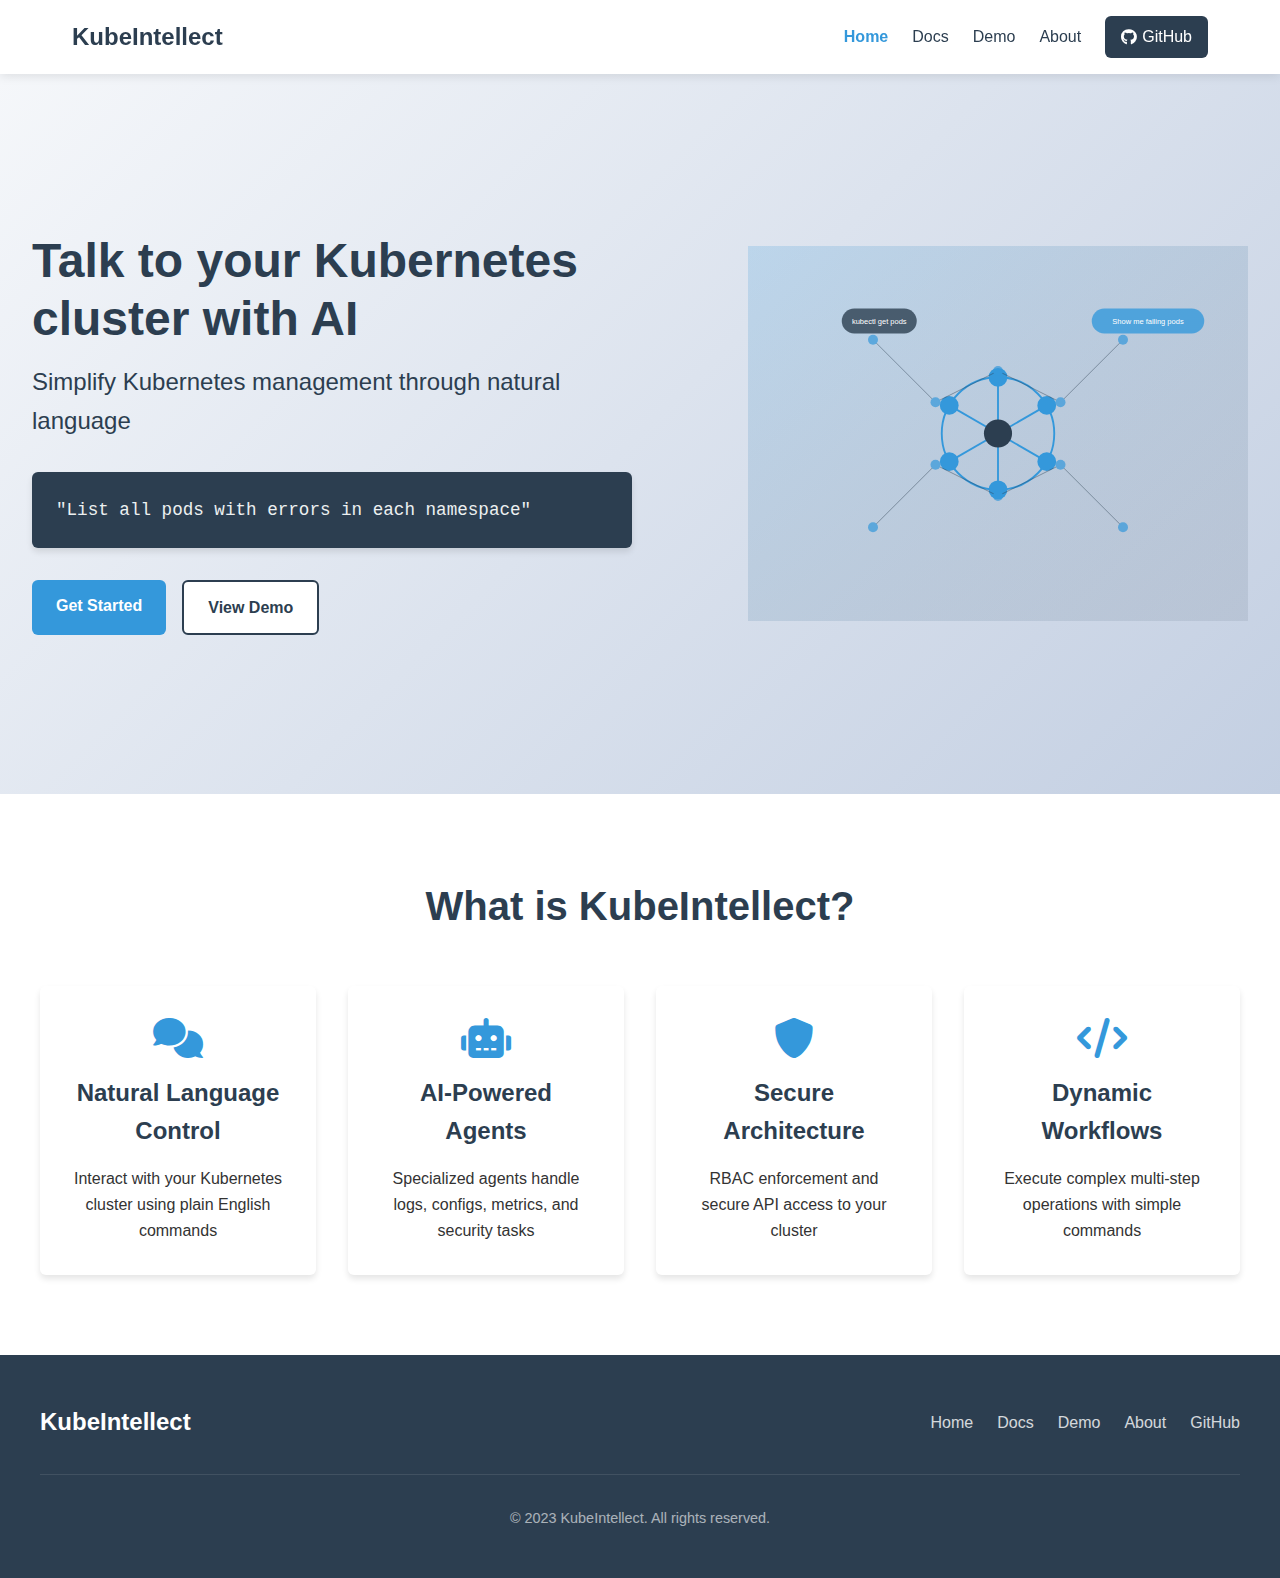
<file: index.html>
<!DOCTYPE html>
<html lang="en">
<head>
    <meta charset="UTF-8">
    <meta name="viewport" content="width=device-width, initial-scale=1.0">
    <title>KubeIntellect - Talk to your Kubernetes cluster with AI</title>
    <link rel="stylesheet" href="css/styles.css">
    <link rel="stylesheet" href="https://cdnjs.cloudflare.com/ajax/libs/font-awesome/6.0.0/css/all.min.css">
</head>
<body>
    <header>
        <nav>
            <div class="logo">
                <a href="index.html">KubeIntellect</a>
            </div>
            <ul class="nav-links">
                <li><a href="index.html" class="active">Home</a></li>
                <li><a href="docs.html">Docs</a></li>
                <li><a href="demo.html">Demo</a></li>
                <li><a href="about.html">About</a></li>
                <li><a href="https://github.com/kubeintellect/kubeintellect" target="_blank" class="github-link">
                    <i class="fab fa-github"></i> GitHub
                </a></li>
            </ul>
        </nav>
    </header>

    <main>
        <section class="hero">
            <div class="hero-content">
                <h1>Talk to your Kubernetes cluster with AI</h1>
                <p class="subtitle">Simplify Kubernetes management through natural language</p>
                <div class="example-query">
                    <code>"List all pods with errors in each namespace"</code>
                </div>
                <div class="cta-buttons">
                    <a href="docs.html" class="btn primary">Get Started</a>
                    <a href="demo.html" class="btn secondary">View Demo</a>
                </div>
            </div>
            <div class="hero-image">
                <img src="images/hero-bg.svg" alt="KubeIntellect Illustration">
            </div>
        </section>

        <section class="features-overview">
            <h2>What is KubeIntellect?</h2>
            <div class="features-grid">
                <div class="feature-card">
                    <i class="fas fa-comments"></i>
                    <h3>Natural Language Control</h3>
                    <p>Interact with your Kubernetes cluster using plain English commands</p>
                </div>
                <div class="feature-card">
                    <i class="fas fa-robot"></i>
                    <h3>AI-Powered Agents</h3>
                    <p>Specialized agents handle logs, configs, metrics, and security tasks</p>
                </div>
                <div class="feature-card">
                    <i class="fas fa-shield-alt"></i>
                    <h3>Secure Architecture</h3>
                    <p>RBAC enforcement and secure API access to your cluster</p>
                </div>
                <div class="feature-card">
                    <i class="fas fa-code"></i>
                    <h3>Dynamic Workflows</h3>
                    <p>Execute complex multi-step operations with simple commands</p>
                </div>
            </div>
        </section>
    </main>

    <footer>
        <div class="footer-content">
            <div class="footer-logo">KubeIntellect</div>
            <div class="footer-links">
                <a href="index.html">Home</a>
                <a href="docs.html">Docs</a>
                <a href="demo.html">Demo</a>
                <a href="about.html">About</a>
                <a href="https://github.com/kubeintellect/kubeintellect">GitHub</a>
            </div>
        </div>
        <div class="copyright">
            &copy; 2023 KubeIntellect. All rights reserved.
        </div>
    </footer>

    <script src="js/main.js"></script>
</body>
</html>
</file>
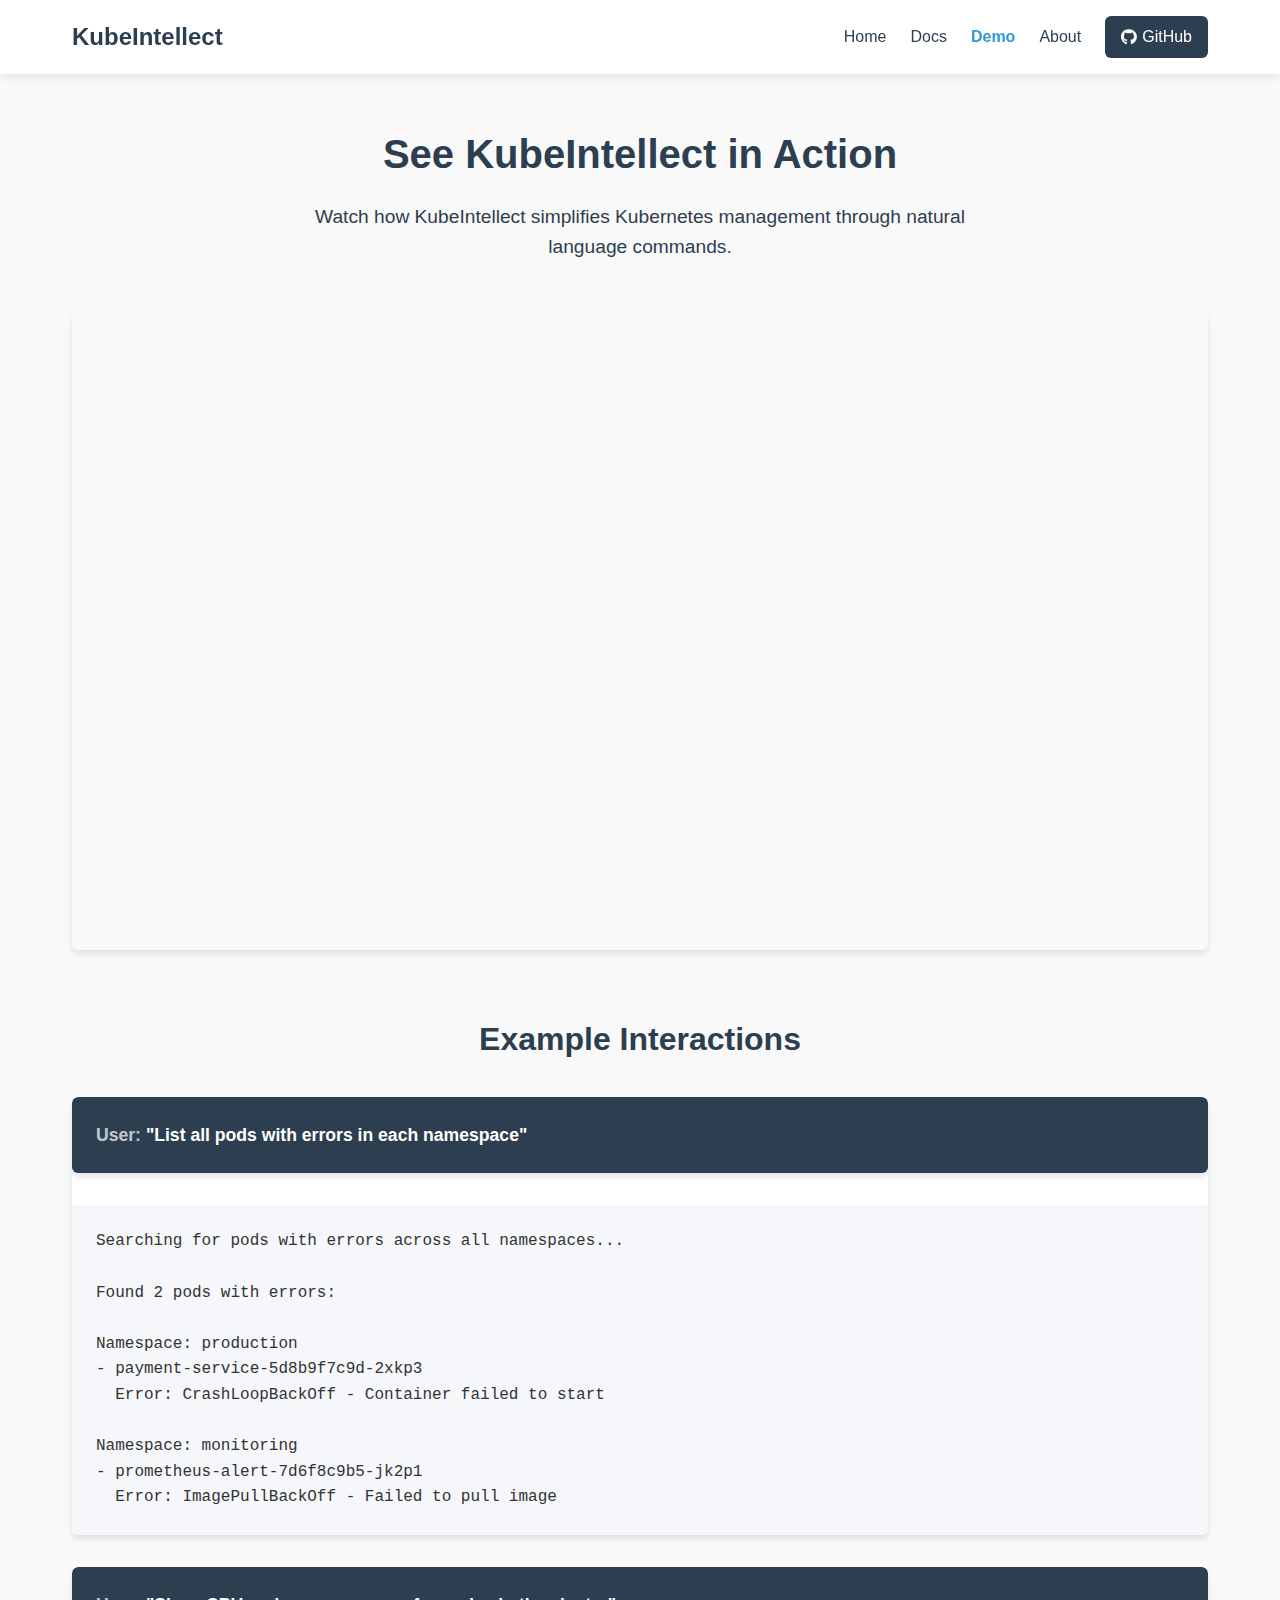
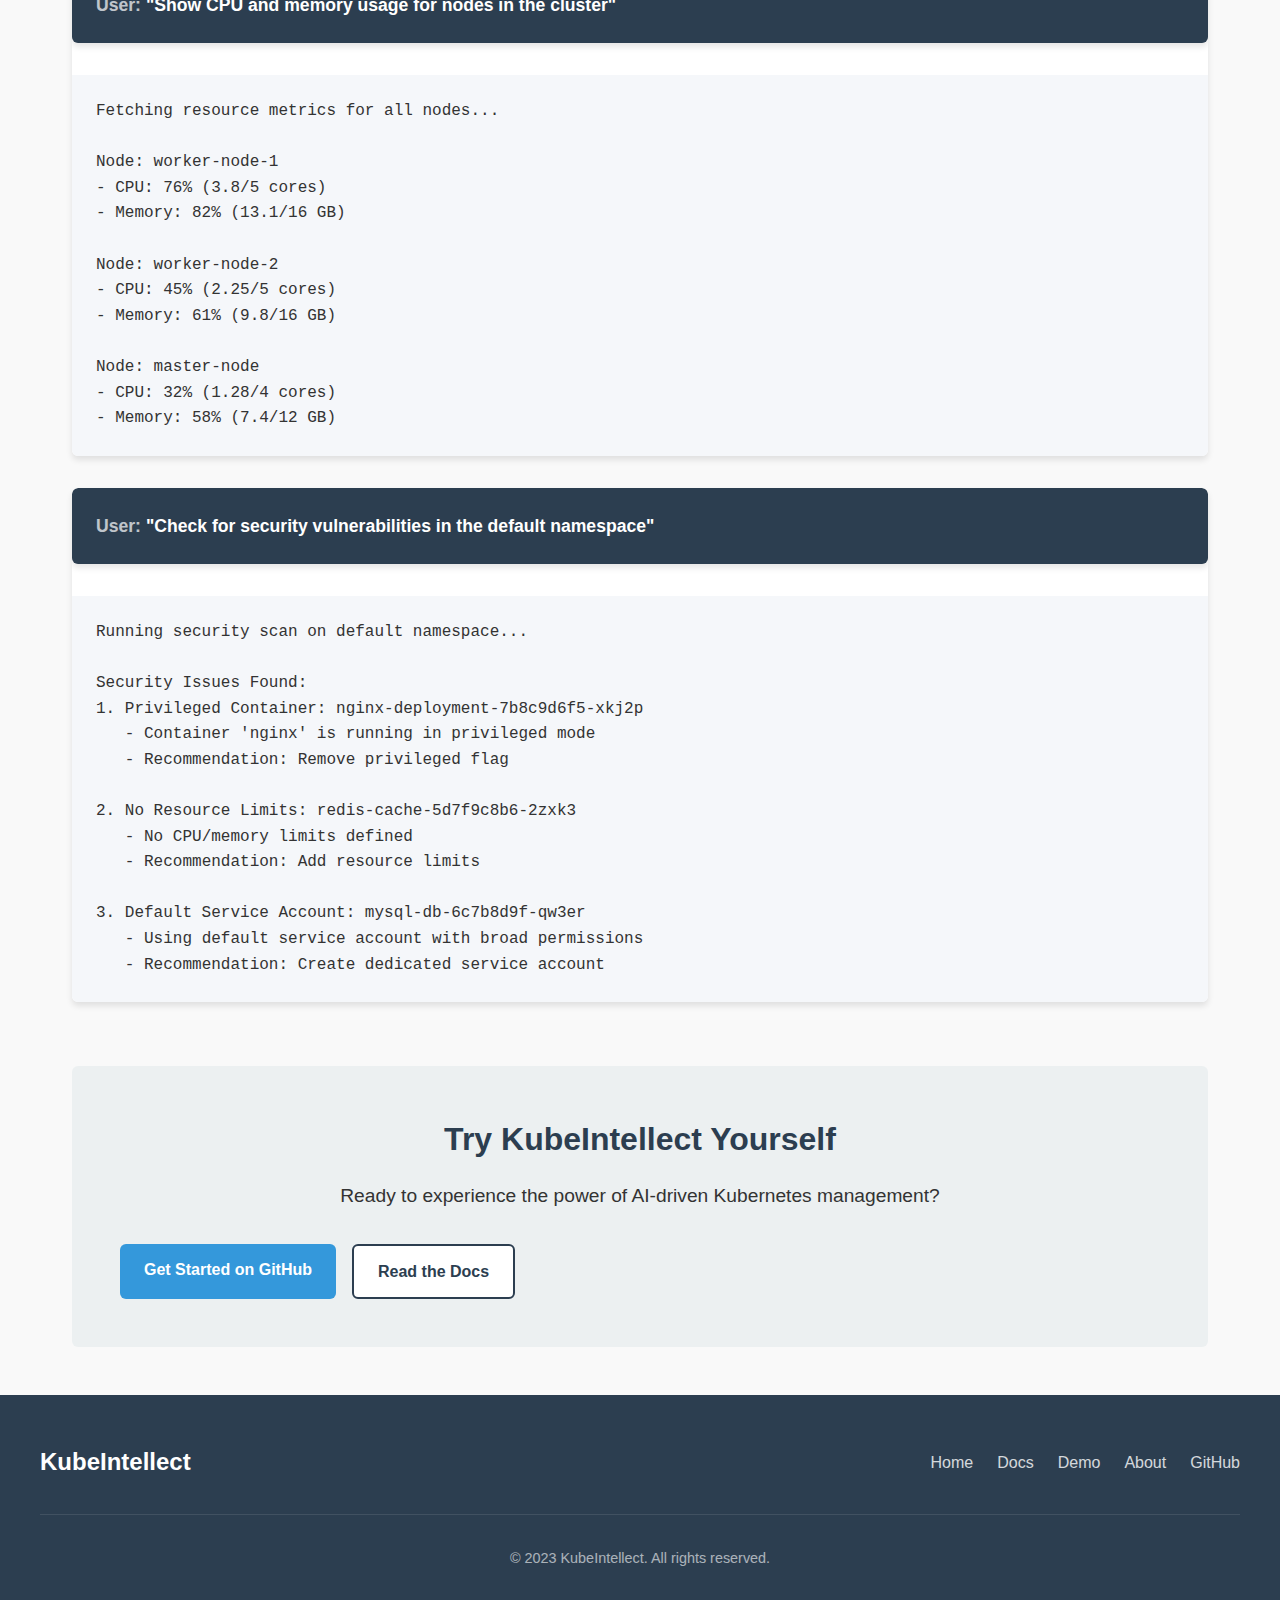
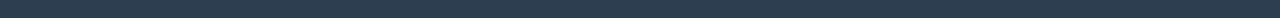
<file: demo.html>
<!DOCTYPE html>
<html lang="en">
<head>
    <meta charset="UTF-8">
    <meta name="viewport" content="width=device-width, initial-scale=1.0">
    <title>Demo - KubeIntellect</title>
    <link rel="stylesheet" href="css/styles.css">
    <link rel="stylesheet" href="https://cdnjs.cloudflare.com/ajax/libs/font-awesome/6.0.0/css/all.min.css">
</head>
<body>
    <header>
        <nav>
            <div class="logo">
                <a href="index.html">KubeIntellect</a>
            </div>
            <ul class="nav-links">
                <li><a href="index.html">Home</a></li>
                <li><a href="docs.html">Docs</a></li>
                <li><a href="demo.html" class="active">Demo</a></li>
                <li><a href="about.html">About</a></li>
                <li><a href="https://github.com/kubeintellect/kubeintellect" target="_blank" class="github-link">
                    <i class="fab fa-github"></i> GitHub
                </a></li>
            </ul>
        </nav>
    </header>

    <main class="demo-container">
        <section class="demo-intro">
            <h1>See KubeIntellect in Action</h1>
            <p>Watch how KubeIntellect simplifies Kubernetes management through natural language commands.</p>
        </section>

        <section class="demo-video">
            <div class="video-container">
                <iframe src="https://www.youtube.com/embed/your-video-id" title="KubeIntellect Demo" frameborder="0" allow="accelerometer; autoplay; clipboard-write; encrypted-media; gyroscope; picture-in-picture" allowfullscreen></iframe>
            </div>
        </section>

        <section class="demo-examples">
            <h2>Example Interactions</h2>
            
            <div class="example-card">
                <div class="example-query">
                    <p class="user-query">"List all pods with errors in each namespace"</p>
                </div>
                <div class="example-response">
                    <pre><code>Searching for pods with errors across all namespaces...

Found 2 pods with errors:

Namespace: production
- payment-service-5d8b9f7c9d-2xkp3
  Error: CrashLoopBackOff - Container failed to start

Namespace: monitoring
- prometheus-alert-7d6f8c9b5-jk2p1
  Error: ImagePullBackOff - Failed to pull image</code></pre>
                </div>
            </div>
            
            <div class="example-card">
                <div class="example-query">
                    <p class="user-query">"Show CPU and memory usage for nodes in the cluster"</p>
                </div>
                <div class="example-response">
                    <pre><code>Fetching resource metrics for all nodes...

Node: worker-node-1
- CPU: 76% (3.8/5 cores)
- Memory: 82% (13.1/16 GB)

Node: worker-node-2
- CPU: 45% (2.25/5 cores)
- Memory: 61% (9.8/16 GB)

Node: master-node
- CPU: 32% (1.28/4 cores)
- Memory: 58% (7.4/12 GB)</code></pre>
                </div>
            </div>
            
            <div class="example-card">
                <div class="example-query">
                    <p class="user-query">"Check for security vulnerabilities in the default namespace"</p>
                </div>
                <div class="example-response">
                    <pre><code>Running security scan on default namespace...

Security Issues Found:
1. Privileged Container: nginx-deployment-7b8c9d6f5-xkj2p
   - Container 'nginx' is running in privileged mode
   - Recommendation: Remove privileged flag

2. No Resource Limits: redis-cache-5d7f9c8b6-2zxk3
   - No CPU/memory limits defined
   - Recommendation: Add resource limits

3. Default Service Account: mysql-db-6c7b8d9f-qw3er
   - Using default service account with broad permissions
   - Recommendation: Create dedicated service account</code></pre>
                </div>
            </div>
        </section>

        <section class="live-demo-cta">
            <h2>Try KubeIntellect Yourself</h2>
            <p>Ready to experience the power of AI-driven Kubernetes management?</p>
            <div class="cta-buttons">
                <a href="https://github.com/kubeintellect/kubeintellect" class="btn primary">Get Started on GitHub</a>
                <a href="docs.html" class="btn secondary">Read the Docs</a>
            </div>
        </section>
    </main>

    <footer>
        <div class="footer-content">
            <div class="footer-logo">KubeIntellect</div>
            <div class="footer-links">
                <a href="index.html">Home</a>
                <a href="docs.html">Docs</a>
                <a href="demo.html">Demo</a>
                <a href="about.html">About</a>
                <a href="https://github.com/kubeintellect/kubeintellect">GitHub</a>
            </div>
        </div>
        <div class="copyright">
            &copy; 2023 KubeIntellect. All rights reserved.
        </div>
    </footer>

    <script src="js/main.js"></script>
</body>
</html>
</file>
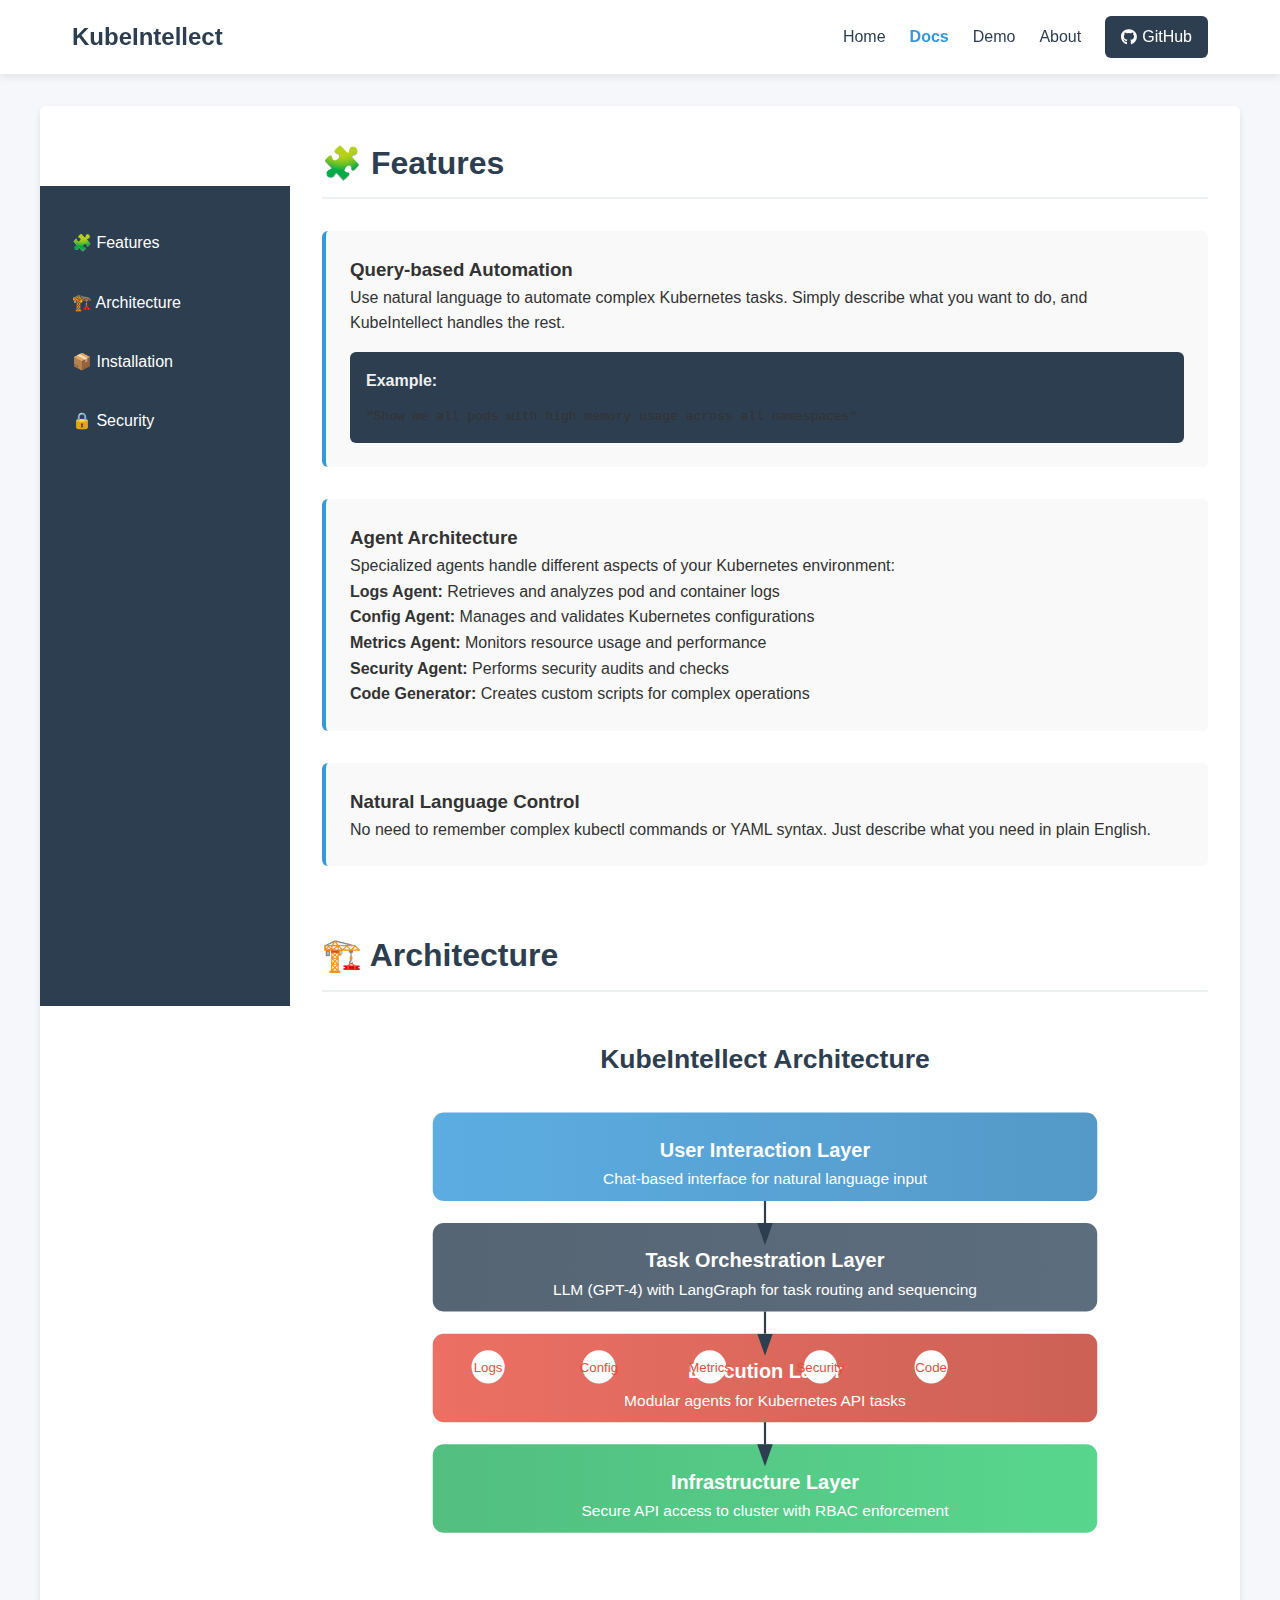
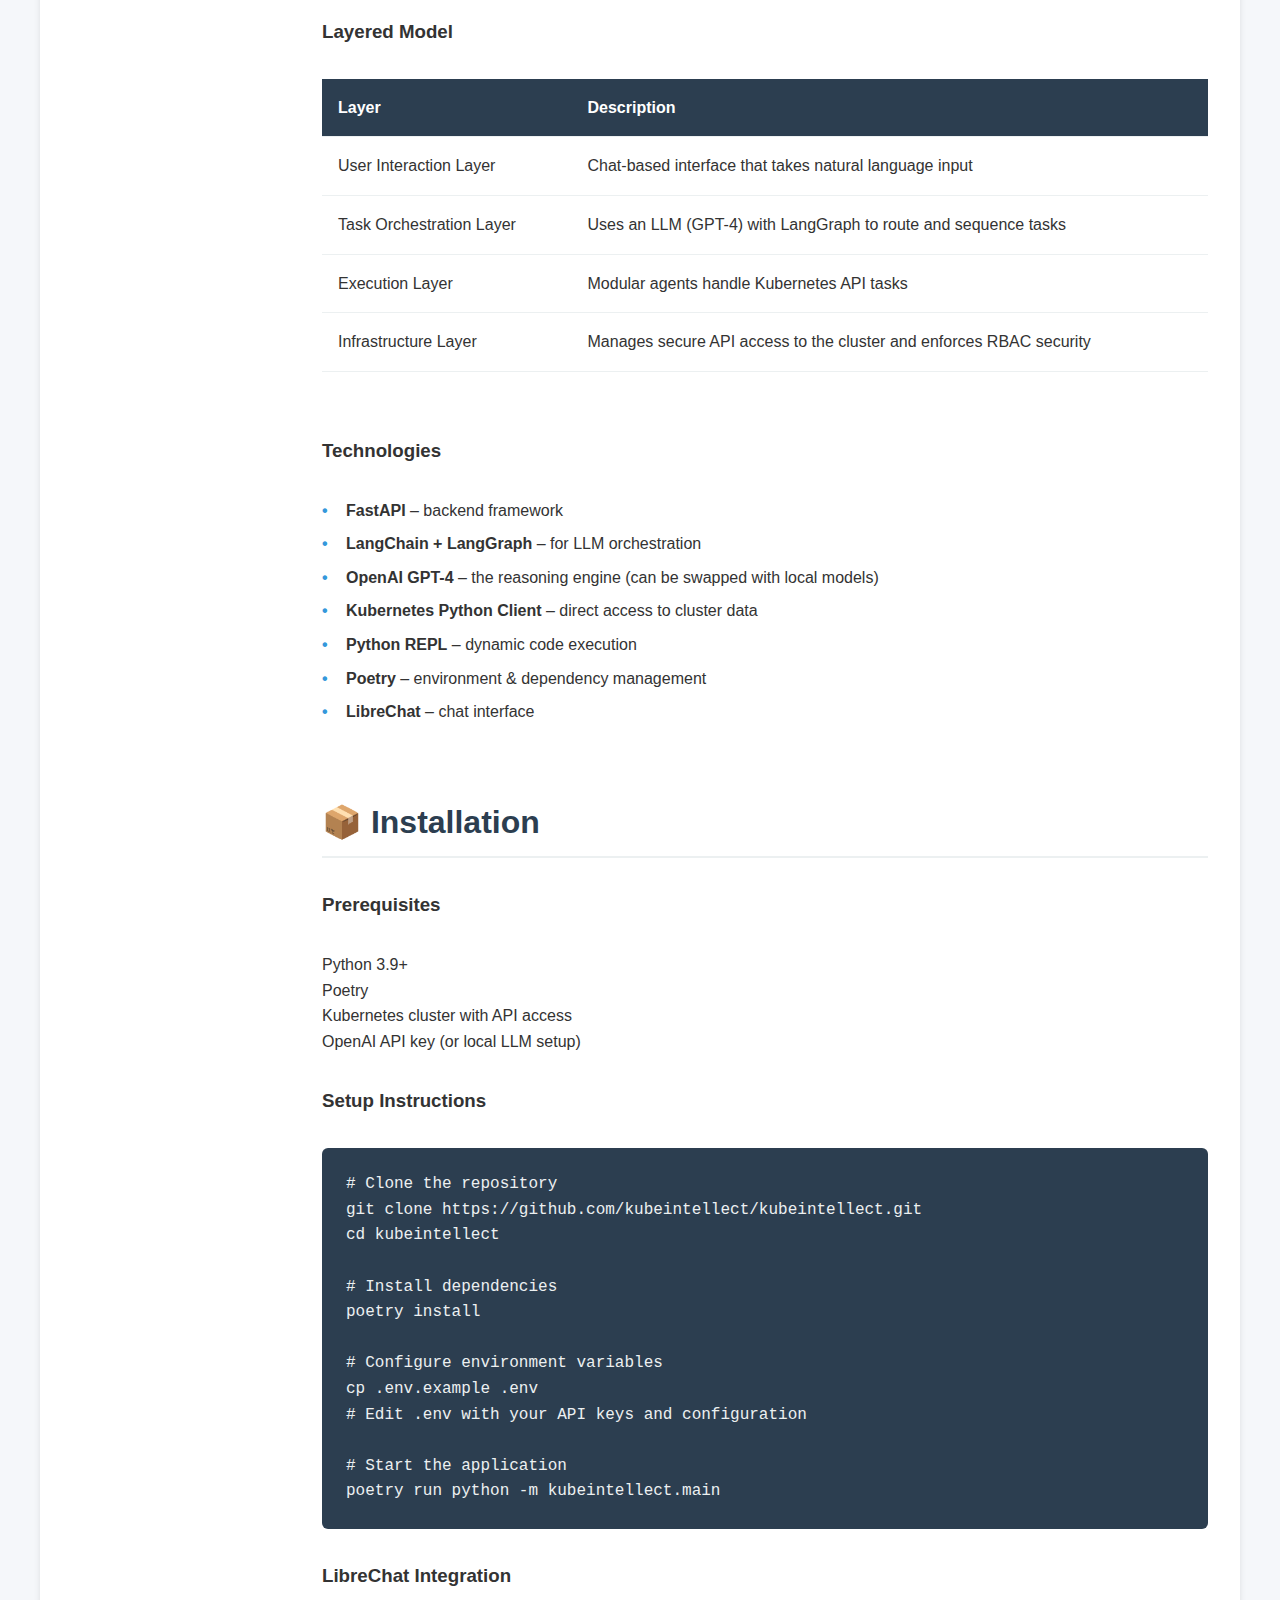
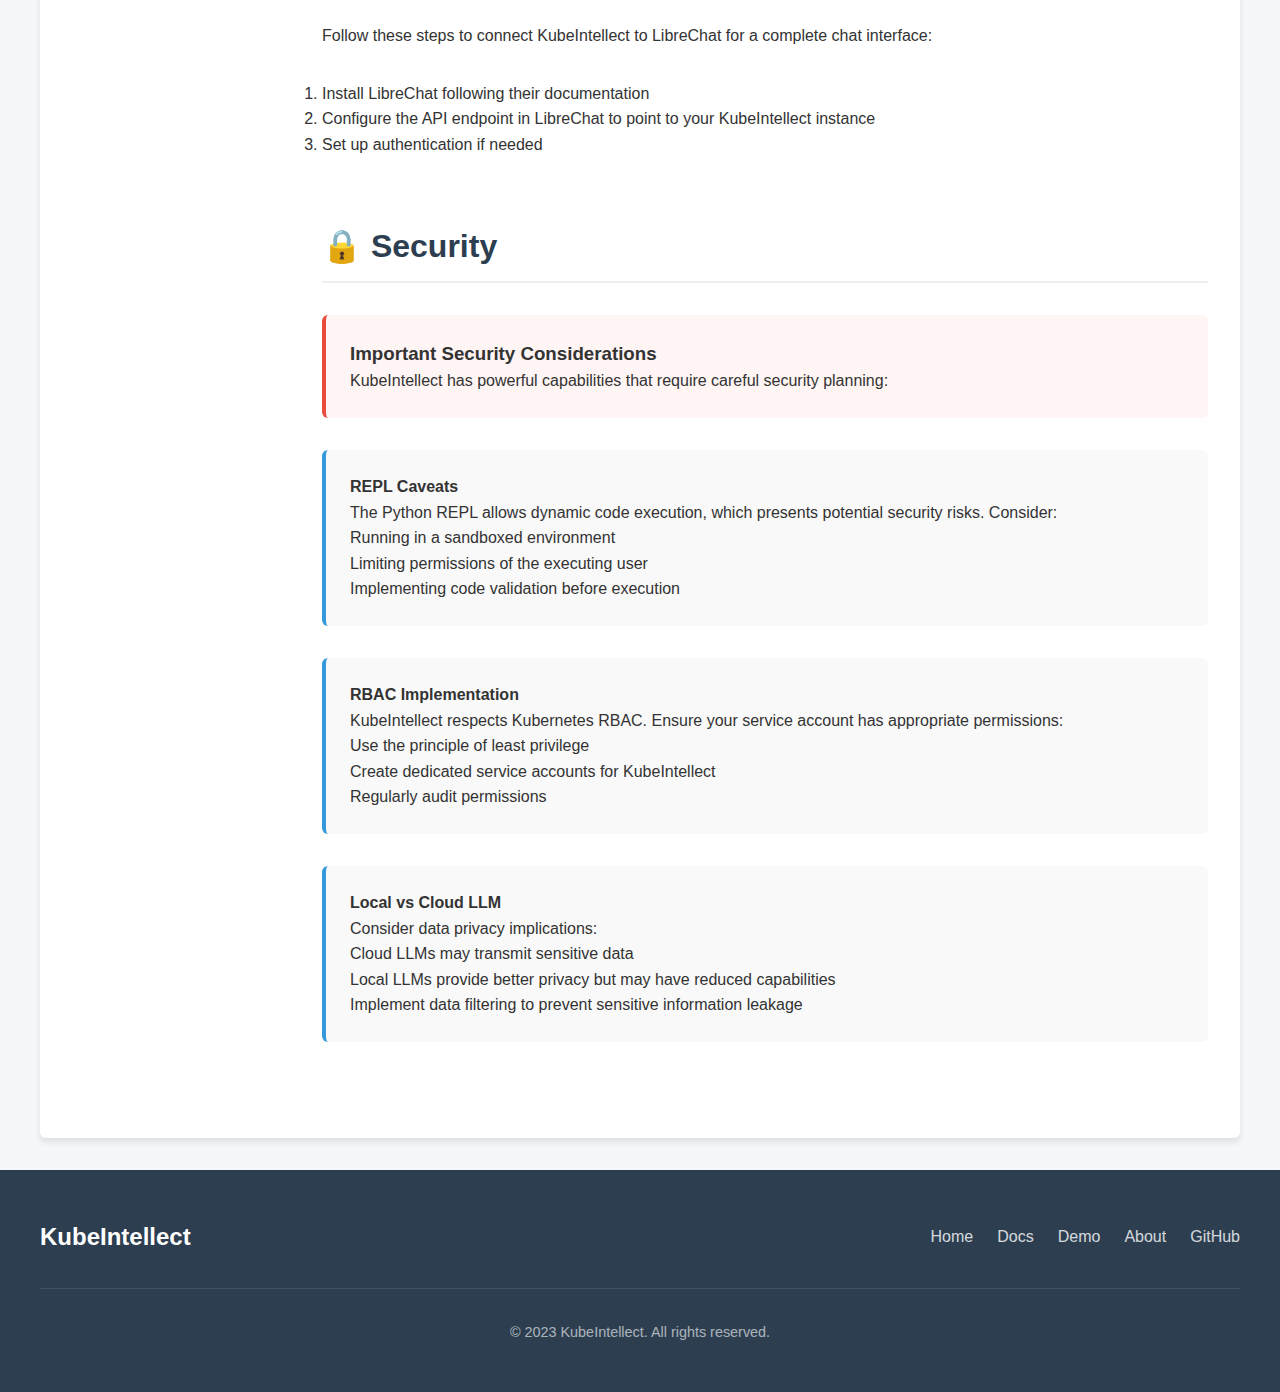
<file: docs.html>
<!DOCTYPE html>
<html lang="en">
<head>
    <meta charset="UTF-8">
    <meta name="viewport" content="width=device-width, initial-scale=1.0">
    <title>Documentation - KubeIntellect</title>
    <link rel="stylesheet" href="css/styles.css">
    <link rel="stylesheet" href="https://cdnjs.cloudflare.com/ajax/libs/font-awesome/6.0.0/css/all.min.css">
</head>
<body class="docs-page">
    <header>
        <nav>
            <div class="logo">
                <a href="index.html">KubeIntellect</a>
            </div>
            <ul class="nav-links">
                <li><a href="index.html">Home</a></li>
                <li><a href="docs.html" class="active">Docs</a></li>
                <li><a href="demo.html">Demo</a></li>
                <li><a href="about.html">About</a></li>
                <li><a href="https://github.com/kubeintellect/kubeintellect" target="_blank" class="github-link">
                    <i class="fab fa-github"></i> GitHub
                </a></li>
            </ul>
        </nav>
    </header>

    <div class="docs-container">
        <aside class="docs-sidebar">
            <ul>
                <li><a href="#features">🧩 Features</a></li>
                <li><a href="#architecture">🏗️ Architecture</a></li>
                <li><a href="#installation">📦 Installation</a></li>
                <li><a href="#security">🔒 Security</a></li>
            </ul>
        </aside>

        <main class="docs-content">
            <section id="features" class="doc-section">
                <h2>🧩 Features</h2>
                <div class="feature-list">
                    <div class="feature-item">
                        <h3>Query-based Automation</h3>
                        <p>Use natural language to automate complex Kubernetes tasks. Simply describe what you want to do, and KubeIntellect handles the rest.</p>
                        <div class="example-box">
                            <p class="example-title">Example:</p>
                            <code>"Show me all pods with high memory usage across all namespaces"</code>
                        </div>
                    </div>
                    
                    <div class="feature-item">
                        <h3>Agent Architecture</h3>
                        <p>Specialized agents handle different aspects of your Kubernetes environment:</p>
                        <ul>
                            <li><strong>Logs Agent:</strong> Retrieves and analyzes pod and container logs</li>
                            <li><strong>Config Agent:</strong> Manages and validates Kubernetes configurations</li>
                            <li><strong>Metrics Agent:</strong> Monitors resource usage and performance</li>
                            <li><strong>Security Agent:</strong> Performs security audits and checks</li>
                            <li><strong>Code Generator:</strong> Creates custom scripts for complex operations</li>
                        </ul>
                    </div>
                    
                    <div class="feature-item">
                        <h3>Natural Language Control</h3>
                        <p>No need to remember complex kubectl commands or YAML syntax. Just describe what you need in plain English.</p>
                    </div>
                </div>
            </section>

            <section id="architecture" class="doc-section">
                <h2>🏗️ Architecture</h2>
                <div class="architecture-diagram">
                    <img src="images/architecture-diagram.svg" alt="KubeIntellect Architecture">
                </div>
                <div class="architecture-description">
                    <h3>Layered Model</h3>
                    <table class="arch-table">
                        <tr>
                            <th>Layer</th>
                            <th>Description</th>
                        </tr>
                        <tr>
                            <td>User Interaction Layer</td>
                            <td>Chat-based interface that takes natural language input</td>
                        </tr>
                        <tr>
                            <td>Task Orchestration Layer</td>
                            <td>Uses an LLM (GPT-4) with LangGraph to route and sequence tasks</td>
                        </tr>
                        <tr>
                            <td>Execution Layer</td>
                            <td>Modular agents handle Kubernetes API tasks</td>
                        </tr>
                        <tr>
                            <td>Infrastructure Layer</td>
                            <td>Manages secure API access to the cluster and enforces RBAC security</td>
                        </tr>
                    </table>
                    
                    <h3>Technologies</h3>
                    <ul class="tech-list">
                        <li><strong>FastAPI</strong> – backend framework</li>
                        <li><strong>LangChain + LangGraph</strong> – for LLM orchestration</li>
                        <li><strong>OpenAI GPT-4</strong> – the reasoning engine (can be swapped with local models)</li>
                        <li><strong>Kubernetes Python Client</strong> – direct access to cluster data</li>
                        <li><strong>Python REPL</strong> – dynamic code execution</li>
                        <li><strong>Poetry</strong> – environment & dependency management</li>
                        <li><strong>LibreChat</strong> – chat interface</li>
                    </ul>
                </div>
            </section>

            <section id="installation" class="doc-section">
                <h2>📦 Installation</h2>
                <div class="installation-steps">
                    <h3>Prerequisites</h3>
                    <ul>
                        <li>Python 3.9+</li>
                        <li>Poetry</li>
                        <li>Kubernetes cluster with API access</li>
                        <li>OpenAI API key (or local LLM setup)</li>
                    </ul>
                    
                    <h3>Setup Instructions</h3>
                    <div class="code-block">
                        <pre><code># Clone the repository
git clone https://github.com/kubeintellect/kubeintellect.git
cd kubeintellect

# Install dependencies
poetry install

# Configure environment variables
cp .env.example .env
# Edit .env with your API keys and configuration

# Start the application
poetry run python -m kubeintellect.main</code></pre>
                    </div>
                    
                    <h3>LibreChat Integration</h3>
                    <p>Follow these steps to connect KubeIntellect to LibreChat for a complete chat interface:</p>
                    <ol>
                        <li>Install LibreChat following their documentation</li>
                        <li>Configure the API endpoint in LibreChat to point to your KubeIntellect instance</li>
                        <li>Set up authentication if needed</li>
                    </ol>
                </div>
            </section>

            <section id="security" class="doc-section">
                <h2>🔒 Security</h2>
                <div class="security-info">
                    <div class="security-warning">
                        <h3>Important Security Considerations</h3>
                        <p>KubeIntellect has powerful capabilities that require careful security planning:</p>
                    </div>
                    
                    <div class="security-item">
                        <h4>REPL Caveats</h4>
                        <p>The Python REPL allows dynamic code execution, which presents potential security risks. Consider:</p>
                        <ul>
                            <li>Running in a sandboxed environment</li>
                            <li>Limiting permissions of the executing user</li>
                            <li>Implementing code validation before execution</li>
                        </ul>
                    </div>
                    
                    <div class="security-item">
                        <h4>RBAC Implementation</h4>
                        <p>KubeIntellect respects Kubernetes RBAC. Ensure your service account has appropriate permissions:</p>
                        <ul>
                            <li>Use the principle of least privilege</li>
                            <li>Create dedicated service accounts for KubeIntellect</li>
                            <li>Regularly audit permissions</li>
                        </ul>
                    </div>
                    
                    <div class="security-item">
                        <h4>Local vs Cloud LLM</h4>
                        <p>Consider data privacy implications:</p>
                        <ul>
                            <li>Cloud LLMs may transmit sensitive data</li>
                            <li>Local LLMs provide better privacy but may have reduced capabilities</li>
                            <li>Implement data filtering to prevent sensitive information leakage</li>
                        </ul>
                    </div>
                </div>
            </section>
        </main>
    </div>

    <footer>
        <div class="footer-content">
            <div class="footer-logo">KubeIntellect</div>
            <div class="footer-links">
                <a href="index.html">Home</a>
                <a href="docs.html">Docs</a>
                <a href="demo.html">Demo</a>
                <a href="about.html">About</a>
                <a href="https://github.com/kubeintellect/kubeintellect">GitHub</a>
            </div>
        </div>
        <div class="copyright">
            &copy; 2023 KubeIntellect. All rights reserved.
        </div>
    </footer>

    <script src="js/main.js"></script>
</body>
</html>
</file>
<file: css/styles.css>
/* Base Styles and Variables */
:root {
    --primary-color: #3498db;
    --secondary-color: #2c3e50;
    --accent-color: #e74c3c;
    --light-color: #ecf0f1;
    --dark-color: #2c3e50;
    --text-color: #333;
    --background-color: #f9f9f9;
    --code-bg-color: #2c3e50;
    --code-text-color: #ecf0f1;
    --border-radius: 6px;
    --box-shadow: 0 4px 6px rgba(0, 0, 0, 0.1);
    --transition: all 0.3s ease;
    --container-width: 1200px;
}

* {
    margin: 0;
    padding: 0;
    box-sizing: border-box;
}

body {
    font-family: 'Segoe UI', Tahoma, Geneva, Verdana, sans-serif;
    line-height: 1.6;
    color: var(--text-color);
    background-color: var(--background-color);
}

a {
    text-decoration: none;
    color: var(--primary-color);
    transition: var(--transition);
}

a:hover {
    color: var(--accent-color);
}

ul {
    list-style: none;
}

img {
    max-width: 100%;
    height: auto;
}

/* Container */
.container {
    max-width: var(--container-width);
    margin: 0 auto;
    padding: 0 20px;
}

/* Header and Navigation */
header {
    background-color: white;
    box-shadow: 0 2px 10px rgba(0, 0, 0, 0.1);
    position: sticky;
    top: 0;
    z-index: 100;
}

nav {
    display: flex;
    justify-content: space-between;
    align-items: center;
    padding: 1rem 2rem;
    max-width: var(--container-width);
    margin: 0 auto;
}

.logo a {
    font-size: 1.5rem;
    font-weight: 700;
    color: var(--secondary-color);
}

.nav-links {
    display: flex;
    align-items: center;
}

.nav-links li {
    margin-left: 1.5rem;
}

.nav-links a {
    color: var(--dark-color);
    font-weight: 500;
}

.nav-links a.active {
    color: var(--primary-color);
    font-weight: 600;
}

.github-link {
    display: flex;
    align-items: center;
    gap: 5px;
    padding: 0.5rem 1rem;
    background-color: var(--secondary-color);
    color: white !important;
    border-radius: var(--border-radius);
    transition: var(--transition);
}

.github-link:hover {
    background-color: #1a2530;
    transform: translateY(-2px);
}

/* Buttons */
.btn {
    display: inline-block;
    padding: 0.8rem 1.5rem;
    border-radius: var(--border-radius);
    font-weight: 600;
    transition: var(--transition);
    cursor: pointer;
}

.btn.primary {
    background-color: var(--primary-color);
    color: white;
}

.btn.primary:hover {
    background-color: #2980b9;
    transform: translateY(-2px);
}

.btn.secondary {
    background-color: white;
    color: var(--secondary-color);
    border: 2px solid var(--secondary-color);
}

.btn.secondary:hover {
    background-color: var(--secondary-color);
    color: white;
    transform: translateY(-2px);
}

.cta-buttons {
    display: flex;
    gap: 1rem;
    margin-top: 2rem;
}

/* Hero Section */
.hero {
    display: flex;
    align-items: center;
    justify-content: space-between;
    padding: 4rem 2rem;
    background: linear-gradient(135deg, #f5f7fa 0%, #c3cfe2 100%);
    min-height: 80vh;
}

.hero-content {
    max-width: 600px;
}

.hero h1 {
    font-size: 3rem;
    margin-bottom: 1rem;
    color: var(--secondary-color);
    line-height: 1.2;
}

.hero .subtitle {
    font-size: 1.5rem;
    margin-bottom: 2rem;
    color: var(--dark-color);
}

.example-query {
    background-color: var(--code-bg-color);
    padding: 1.5rem;
    border-radius: var(--border-radius);
    margin-bottom: 2rem;
    box-shadow: var(--box-shadow);
}

.example-query code {
    color: var(--code-text-color);
    font-family: 'Courier New', Courier, monospace;
    font-size: 1.1rem;
}

.hero-image {
    flex: 1;
    display: flex;
    justify-content: center;
    align-items: center;
    max-width: 500px;
}

/* Features Overview */
.features-overview {
    padding: 5rem 2rem;
    background-color: white;
}

.features-overview h2 {
    text-align: center;
    font-size: 2.5rem;
    margin-bottom: 3rem;
    color: var(--secondary-color);
}

.features-grid {
    display: grid;
    grid-template-columns: repeat(auto-fit, minmax(250px, 1fr));
    gap: 2rem;
    max-width: var(--container-width);
    margin: 0 auto;
}

.feature-card {
    background-color: white;
    padding: 2rem;
    border-radius: var(--border-radius);
    box-shadow: var(--box-shadow);
    transition: var(--transition);
    text-align: center;
}

.feature-card:hover {
    transform: translateY(-5px);
    box-shadow: 0 10px 20px rgba(0, 0, 0, 0.1);
}

.feature-card i {
    font-size: 2.5rem;
    color: var(--primary-color);
    margin-bottom: 1rem;
}

.feature-card h3 {
    font-size: 1.5rem;
    margin-bottom: 1rem;
    color: var(--secondary-color);
}

/* Footer */
footer {
    background-color: var(--secondary-color);
    color: white;
    padding: 3rem 2rem;
}

.footer-content {
    display: flex;
    justify-content: space-between;
    align-items: center;
    max-width: var(--container-width);
    margin: 0 auto;
    padding-bottom: 2rem;
    border-bottom: 1px solid rgba(255, 255, 255, 0.1);
}

.footer-logo {
    font-size: 1.5rem;
    font-weight: 700;
}

.footer-links {
    display: flex;
    gap: 1.5rem;
}

.footer-links a {
    color: white;
    opacity: 0.8;
}

.footer-links a:hover {
    opacity: 1;
}

.copyright {
    text-align: center;
    margin-top: 2rem;
    opacity: 0.6;
    font-size: 0.9rem;
}

/* Documentation Page Styles */
.docs-page {
    background-color: #f5f7fa;
}

.docs-container {
    display: flex;
    max-width: var(--container-width);
    margin: 2rem auto;
    background-color: white;
    border-radius: var(--border-radius);
    box-shadow: var(--box-shadow);
    overflow: hidden;
}

.docs-sidebar {
    width: 250px;
    background-color: var(--secondary-color);
    padding: 2rem 0;
    position: sticky;
    top: 80px;
    height: calc(100vh - 80px);
    overflow-y: auto;
}

.docs-sidebar ul {
    padding: 0 1rem;
}

.docs-sidebar a {
    display: block;
    padding: 0.8rem 1rem;
    color: white;
    border-radius: var(--border-radius);
    margin-bottom: 0.5rem;
    transition: var(--transition);
}

.docs-sidebar a:hover {
    background-color: rgba(255, 255, 255, 0.1);
}

.docs-content {
    flex: 1;
    padding: 2rem;
    max-width: calc(100% - 250px);
}

.doc-section {
    margin-bottom: 4rem;
    scroll-margin-top: 100px;
}

.doc-section h2 {
    font-size: 2rem;
    margin-bottom: 2rem;
    color: var(--secondary-color);
    padding-bottom: 0.5rem;
    border-bottom: 2px solid var(--light-color);
}

.feature-list, .architecture-description, .installation-steps, .security-info {
    display: flex;
    flex-direction: column;
    gap: 2rem;
}

.feature-item, .security-item {
    background-color: #f9f9f9;
    padding: 1.5rem;
    border-radius: var(--border-radius);
    border-left: 4px solid var(--primary-color);
}

.example-box {
    background-color: var(--code-bg-color);
    padding: 1rem;
    border-radius: var(--border-radius);
    margin-top: 1rem;
}

.example-title {
    color: var(--code-text-color);
    margin-bottom: 0.5rem;
    font-weight: 600;
}

.architecture-diagram {
    margin-bottom: 2rem;
    text-align: center;
}

.arch-table {
    width: 100%;
    border-collapse: collapse;
    margin-bottom: 2rem;
}

.arch-table th, .arch-table td {
    padding: 1rem;
    text-align: left;
    border-bottom: 1px solid var(--light-color);
}

.arch-table th {
    background-color: var(--secondary-color);
    color: white;
}

.tech-list li {
    margin-bottom: 0.5rem;
    padding-left: 1.5rem;
    position: relative;
}

.tech-list li::before {
    content: "•";
    position: absolute;
    left: 0;
    color: var(--primary-color);
    font-weight: bold;
}

.code-block {
    background-color: var(--code-bg-color);
    padding: 1.5rem;
    border-radius: var(--border-radius);
    overflow-x: auto;
}

.code-block pre {
    margin: 0;
}

.code-block code {
    color: var(--code-text-color);
    font-family: 'Courier New', Courier, monospace;
}

.security-warning {
    background-color: #fff5f5;
    border-left: 4px solid var(--accent-color);
    padding: 1.5rem;
    border-radius: var(--border-radius);
}

/* Demo Page Styles */
.demo-container {
    max-width: var(--container-width);
    margin: 0 auto;
    padding: 3rem 2rem;
}

.demo-intro {
    text-align: center;
    margin-bottom: 3rem;
}

.demo-intro h1 {
    font-size: 2.5rem;
    margin-bottom: 1rem;
    color: var(--secondary-color);
}

.demo-intro p {
    font-size: 1.2rem;
    max-width: 700px;
    margin: 0 auto;
    color: var(--dark-color);
}

.video-container {
    position: relative;
    padding-bottom: 56.25%; /* 16:9 aspect ratio */
    height: 0;
    overflow: hidden;
    border-radius: var(--border-radius);
    box-shadow: var(--box-shadow);
    margin-bottom: 4rem;
}

.video-container iframe {
    position: absolute;
    top: 0;
    left: 0;
    width: 100%;
    height: 100%;
}

.demo-examples {
    margin-bottom: 4rem;
}

.demo-examples h2 {
    text-align: center;
    font-size: 2rem;
    margin-bottom: 2rem;
    color: var(--secondary-color);
}

.example-card {
    background-color: white;
    border-radius: var(--border-radius);
    box-shadow: var(--box-shadow);
    overflow: hidden;
    margin-bottom: 2rem;
}

.example-query {
    background-color: var(--secondary-color);
    padding: 1.5rem;
    color: white;
}

.user-query {
    font-weight: 600;
    font-size: 1.1rem;
}

.user-query::before {
    content: "User: ";
    opacity: 0.7;
}

.example-response {
    padding: 1.5rem;
    background-color: #f5f7fa;
}

.example-response pre {
    margin: 0;
    white-space: pre-wrap;
}

.example-response code {
    font-family: 'Courier New', Courier, monospace;
}

.live-demo-cta {
    text-align: center;
    padding: 3rem;
    background-color: var(--light-color);
    border-radius: var(--border-radius);
}

.live-demo-cta h2 {
    font-size: 2rem;
    margin-bottom: 1rem;
    color: var(--secondary-color);
}

.live-demo-cta p {
    margin-bottom: 2rem;
    font-size: 1.2rem;
}

/* About Page Styles */
.about-container {
    max-width: var(--container-width);
    margin: 0 auto;
    padding: 3rem 2rem;
}

.about-project {
    margin-bottom: 4rem;
}

.about-project h1 {
    font-size: 2.5rem;
    margin-bottom: 2rem;
    color: var(--secondary-color);
    text-align: center;
}

.about-intro {
    font-size: 1.2rem;
    line-height: 1.8;
    margin-bottom: 2rem;
    text-align: center;
    max-width: 800px;
    margin-left: auto;
    margin-right: auto;
}

.project-origin, .research-paper {
    margin-bottom: 2rem;
}

.project-origin h2, .research-paper h2 {
    font-size: 1.8rem;
    margin-bottom: 1rem;
    color: var(--secondary-color);
}

.paper-citation {
    background-color: #f5f7fa;
    padding: 1.5rem;
    border-radius: var(--border-radius);
    border-left: 4px solid var(--primary-color);
}

.paper-link {
    display: inline-block;
    margin-top: 1rem;
    font-weight: 600;
}

.about-author {
    margin-bottom: 4rem;
}

.about-author h2 {
    font-size: 2rem;
    margin-bottom: 2rem;
    color: var(--secondary-color);
    text-align: center;
}

.author-profile {
    display: flex;
    align-items: center;
    gap: 2rem;
    background-color: white;
    padding: 2rem;
    border-radius: var(--border-radius);
    box-shadow: var(--box-shadow);
}

.author-image {
    flex-shrink: 0;
    width: 150px;
    height: 150px;
    border-radius: 50%;
    overflow: hidden;
}

.author-bio h3 {
    font-size: 1.5rem;
    margin-bottom: 0.5rem;
    color: var(--secondary-color);
}

.author-title {
    color: var(--primary-color);
    font-weight: 600;
    margin-bottom: 1rem;
}

.author-links {
    display: flex;
    gap: 1rem;
    margin-top: 1.5rem;
}

.author-links a {
    display: flex;
    align-items: center;
    gap: 0.5rem;
}

.acknowledgments {
    background-color: #f5f7fa;
    padding: 2rem;
    border-radius: var(--border-radius);
}

.acknowledgments h2 {
    font-size: 1.8rem;
    margin-bottom: 1rem;
    color: var(--secondary-color);
}

.tech-acknowledgments {
    margin: 1.5rem 0;
    padding-left: 1.5rem;
}

.tech-acknowledgments li {
    margin-bottom: 0.5rem;
    position: relative;
    padding-left: 1rem;
}

.tech-acknowledgments li::before {
    content: "•";
    position: absolute;
    left: -1rem;
    color: var(--primary-color);
}

/* Responsive Styles */
@media (max-width: 1024px) {
    .hero {
        flex-direction: column;
        text-align: center;
        padding: 3rem 1rem;
    }
    
    .hero-content {
        margin-bottom: 2rem;
    }
    
    .cta-buttons {
        justify-content: center;
    }
    
    .docs-container {
        flex-direction: column;
    }
    
    .docs-sidebar {
        width: 100%;
        height: auto;
        position: relative;
        top: 0;
    }
    
    .docs-content {
        max-width: 100%;
    }
    
    .author-profile {
        flex-direction: column;
        text-align: center;
    }
    
    .footer-content {
        flex-direction: column;
        gap: 1.5rem;
    }
}

@media (max-width: 768px) {
    nav {
        flex-direction: column;
        padding: 1rem;
    }
    
    .logo {
        margin-bottom: 1rem;
    }
    
    .nav-links {
        flex-wrap: wrap;
        justify-content: center;
    }
    
    .nav-links li {
        margin: 0.5rem;
    }
    
    .features-grid {
        grid-template-columns: 1fr;
    }
    
    .hero h1 {
        font-size: 2.5rem;
    }
    
    .hero .subtitle {
        font-size: 1.2rem;
    }
}
</file>
